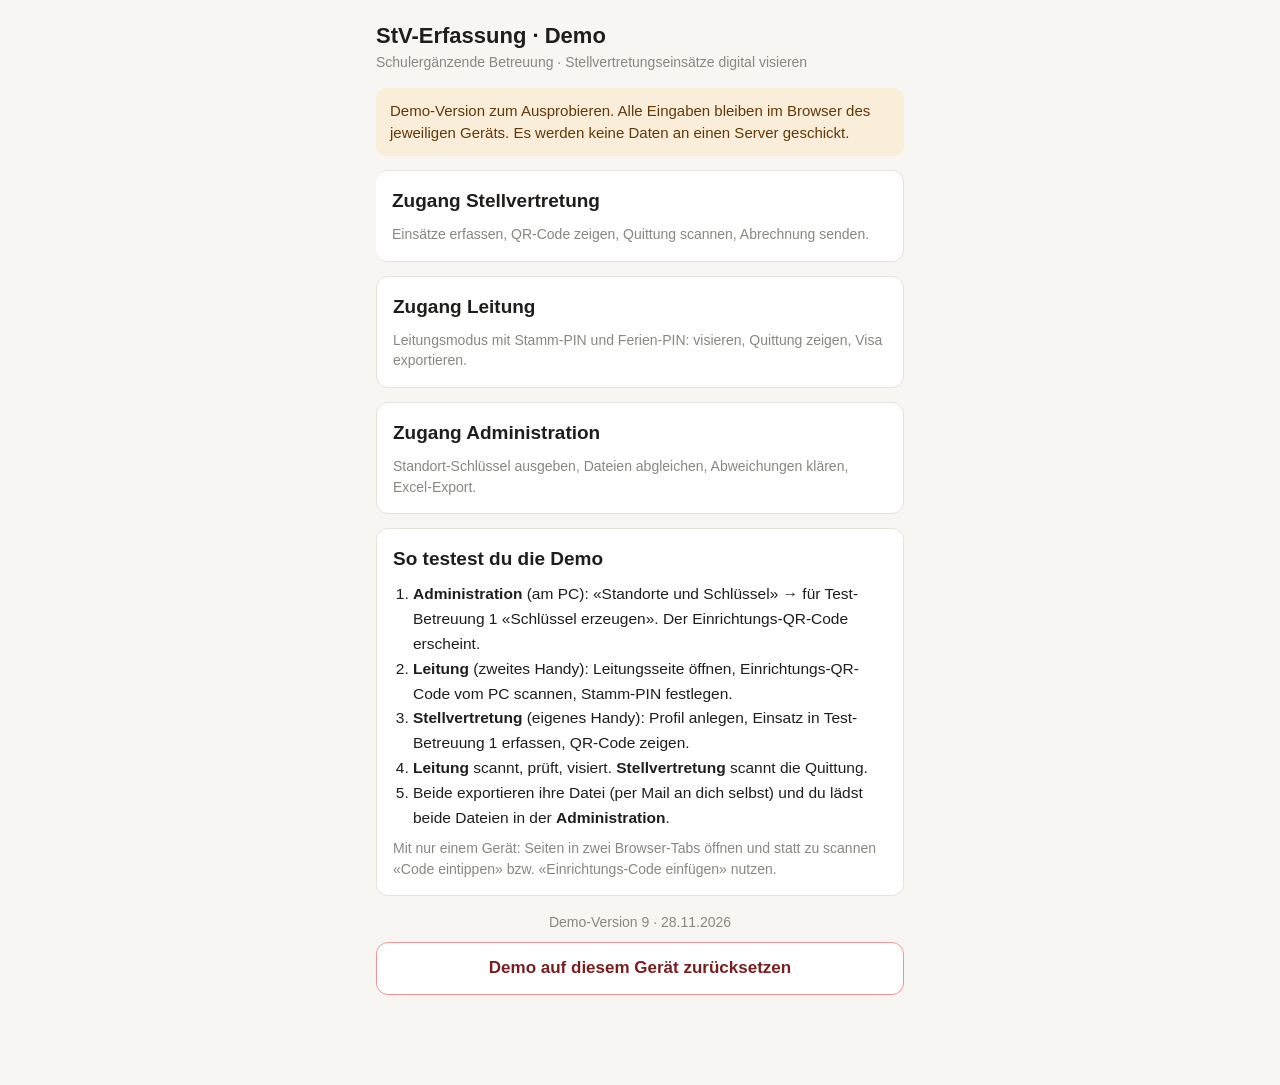
<file: index.html>
<!DOCTYPE html>
<html lang="de-CH"><head><meta charset="utf-8"><meta http-equiv="Content-Security-Policy" content="default-src 'self'; script-src 'self'; style-src 'self' 'unsafe-inline'; img-src 'self' data: blob:; media-src 'self' blob:; connect-src 'none'; object-src 'none'; base-uri 'none'; form-action 'none'"><meta name="viewport" content="width=device-width,initial-scale=1">
<title>StV-Erfassung · Demo</title><link rel="icon" href="data:,"><link rel="stylesheet" href="shared.css?v=9"></head>
<body><div class="wrap">
<header class="top"><div><h1>StV-Erfassung · Demo</h1><div class="sub">Schulergänzende Betreuung · Stellvertretungseinsätze digital visieren</div></div></header>
<div class="info">Demo-Version zum Ausprobieren. Alle Eingaben bleiben im Browser des jeweiligen Geräts. Es werden keine Daten an einen Server geschickt.</div>
<a class="card" href="stv.html" style="display:block;text-decoration:none;color:inherit;border-left:0">
  <h2>Zugang Stellvertretung</h2><p class="sub">Einsätze erfassen, QR-Code zeigen, Quittung scannen, Abrechnung senden.</p></a>
<a class="card" href="leitung.html" style="display:block;text-decoration:none;color:inherit">
  <h2>Zugang Leitung</h2><p class="sub">Leitungsmodus mit Stamm-PIN und Ferien-PIN: visieren, Quittung zeigen, Visa exportieren.</p></a>
<a class="card" href="admin.html" style="display:block;text-decoration:none;color:inherit">
  <h2>Zugang Administration</h2><p class="sub">Standort-Schlüssel ausgeben, Dateien abgleichen, Abweichungen klären, Excel-Export.</p></a>
<div class="card"><h2>So testest du die Demo</h2>
<ol style="margin-left:20px;font-size:15.5px;line-height:1.6">
<li><b>Administration</b> (am PC): «Standorte und Schlüssel» → für Test-Betreuung 1 «Schlüssel erzeugen». Der Einrichtungs-QR-Code erscheint.</li>
<li><b>Leitung</b> (zweites Handy): Leitungsseite öffnen, Einrichtungs-QR-Code vom PC scannen, Stamm-PIN festlegen.</li>
<li><b>Stellvertretung</b> (eigenes Handy): Profil anlegen, Einsatz in Test-Betreuung 1 erfassen, QR-Code zeigen.</li>
<li><b>Leitung</b> scannt, prüft, visiert. <b>Stellvertretung</b> scannt die Quittung.</li>
<li>Beide exportieren ihre Datei (per Mail an dich selbst) und du lädst beide Dateien in der <b>Administration</b>.</li>
</ol>
<p class="note">Mit nur einem Gerät: Seiten in zwei Browser-Tabs öffnen und statt zu scannen «Code eintippen» bzw. «Einrichtungs-Code einfügen» nutzen.</p></div>
<p class="note center" style="margin-top:16px">Demo-Version 9 · 28.11.2026</p>
<button class="danger" id="rs">Demo auf diesem Gerät zurücksetzen</button>
</div>
<script src="index.js?v=9"></script></body></html>
</file>
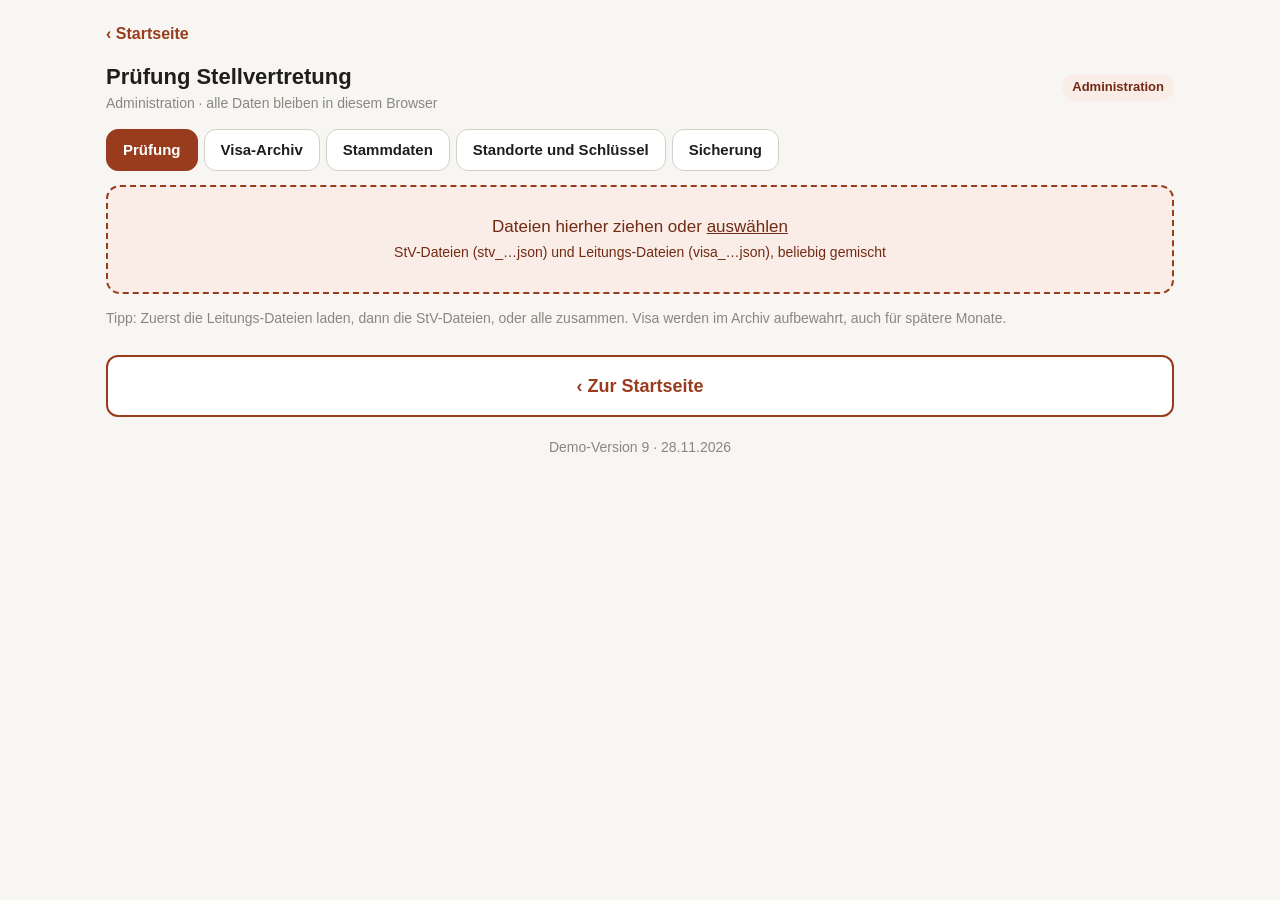
<file: admin.html>
<!DOCTYPE html>
<html lang="de-CH"><head>
<meta charset="utf-8"><meta http-equiv="Content-Security-Policy" content="default-src 'self'; script-src 'self'; style-src 'self' 'unsafe-inline'; img-src 'self' data: blob:; media-src 'self' blob:; connect-src 'none'; object-src 'none'; base-uri 'none'; form-action 'none'"><meta name="viewport" content="width=device-width,initial-scale=1">
<title>StV-Prüfung · Administration</title>
<link rel="icon" href="data:,"><link rel="stylesheet" href="shared.css?v=9">
<script src="qrlib.js?v=9"></script><script src="shared.js?v=9"></script>
</head><body class="adm"><div class="wrap" id="app"></div><div class="note center" style="margin:-70px 0 30px">Demo-Version 9 · 28.11.2026</div>
<script src="admin.js?v=9"></script></body></html>
</file>
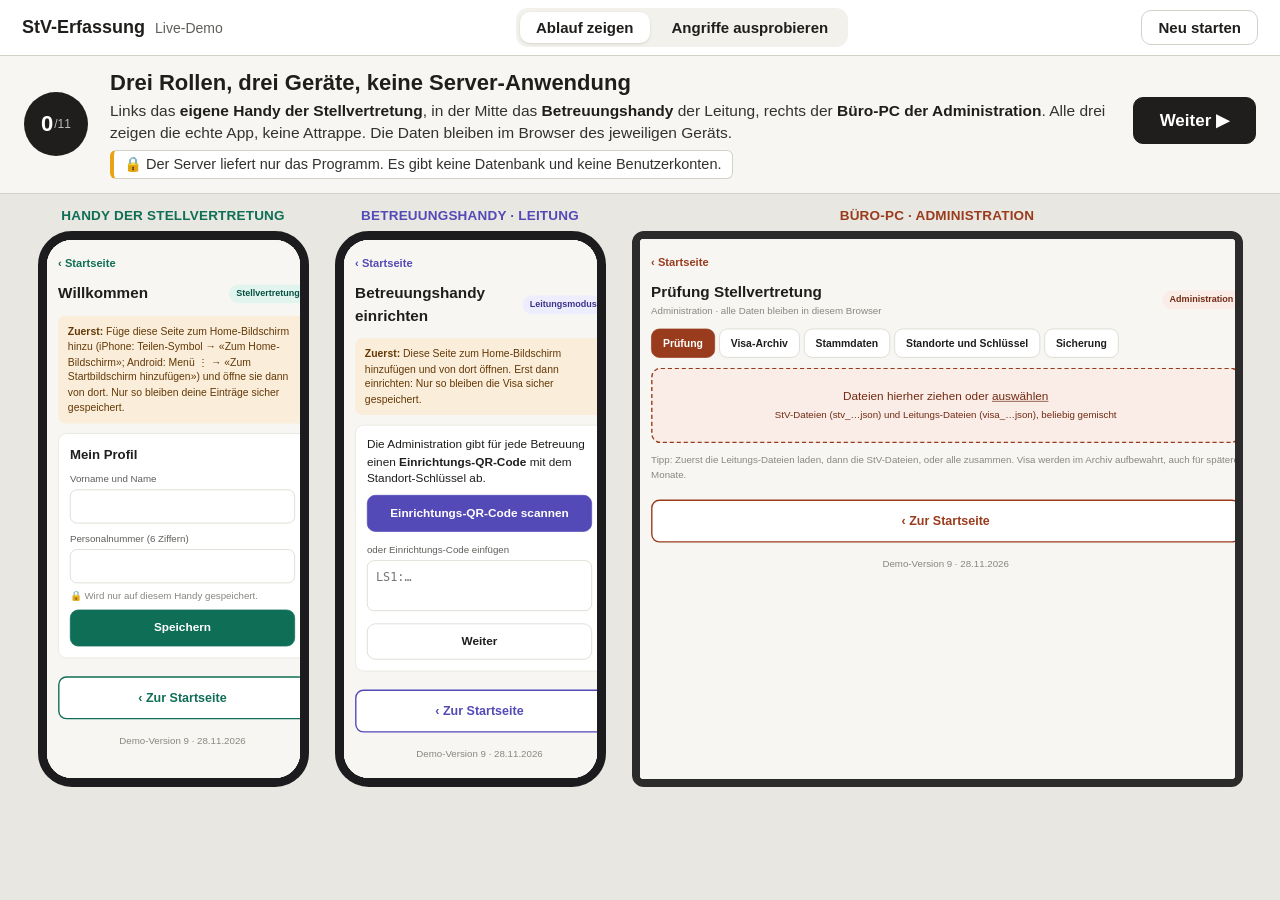
<file: buehne.html>
<!DOCTYPE html>
<html lang="de-CH"><head>
<meta charset="utf-8"><meta http-equiv="Content-Security-Policy" content="default-src 'self'; script-src 'self'; style-src 'self' 'unsafe-inline'; img-src 'self' data: blob:; connect-src 'none'; object-src 'none'; base-uri 'none'; form-action 'none'">
<meta name="viewport" content="width=device-width,initial-scale=1">
<title>StV-Erfassung · Live-Demo</title>
<link rel="icon" href="data:,"><link rel="stylesheet" href="buehne.css?v=9">
<script src="qrlib.js?v=9"></script><script src="shared.js?v=9"></script><script src="jsQR.js?v=9"></script>
</head><body>
<header class="bar">
  <div class="brand"><b>StV-Erfassung</b><span>Live-Demo</span></div>
  <div class="modes"><button data-m="ablauf" class="on">Ablauf zeigen</button><button data-m="angriffe">Angriffe ausprobieren</button></div>
  <div class="ctl"><button id="restart" class="ghost">Neu starten</button></div>
</header>
<section class="story" id="story">
  <div class="stepno" id="stepno"></div>
  <div class="txt"><h1 id="st-title"></h1><div id="st-text"></div></div>
  <div class="go"><button id="next" class="pri">Weiter ▶</button><div class="files" id="files"></div></div>
</section>
<main class="stage" id="stage">
  <div class="dev" id="d-stv"><div class="lab">Handy der Stellvertretung</div><div class="phone"><iframe id="f-stv" title="Stellvertretung"></iframe></div></div>
  <div class="dev" id="d-lei"><div class="lab">Betreuungshandy · Leitung</div><div class="phone"><iframe id="f-lei" title="Leitung"></iframe></div></div>
  <div class="atk hidden" id="atk"></div>
  <div class="dev" id="d-adm"><div class="lab">Büro-PC · Administration</div><div class="pc"><iframe id="f-adm" title="Administration"></iframe></div></div>
</main>
<div class="toasts" id="toasts"></div>
<script src="buehne.js?v=9"></script>
</body></html>
</file>
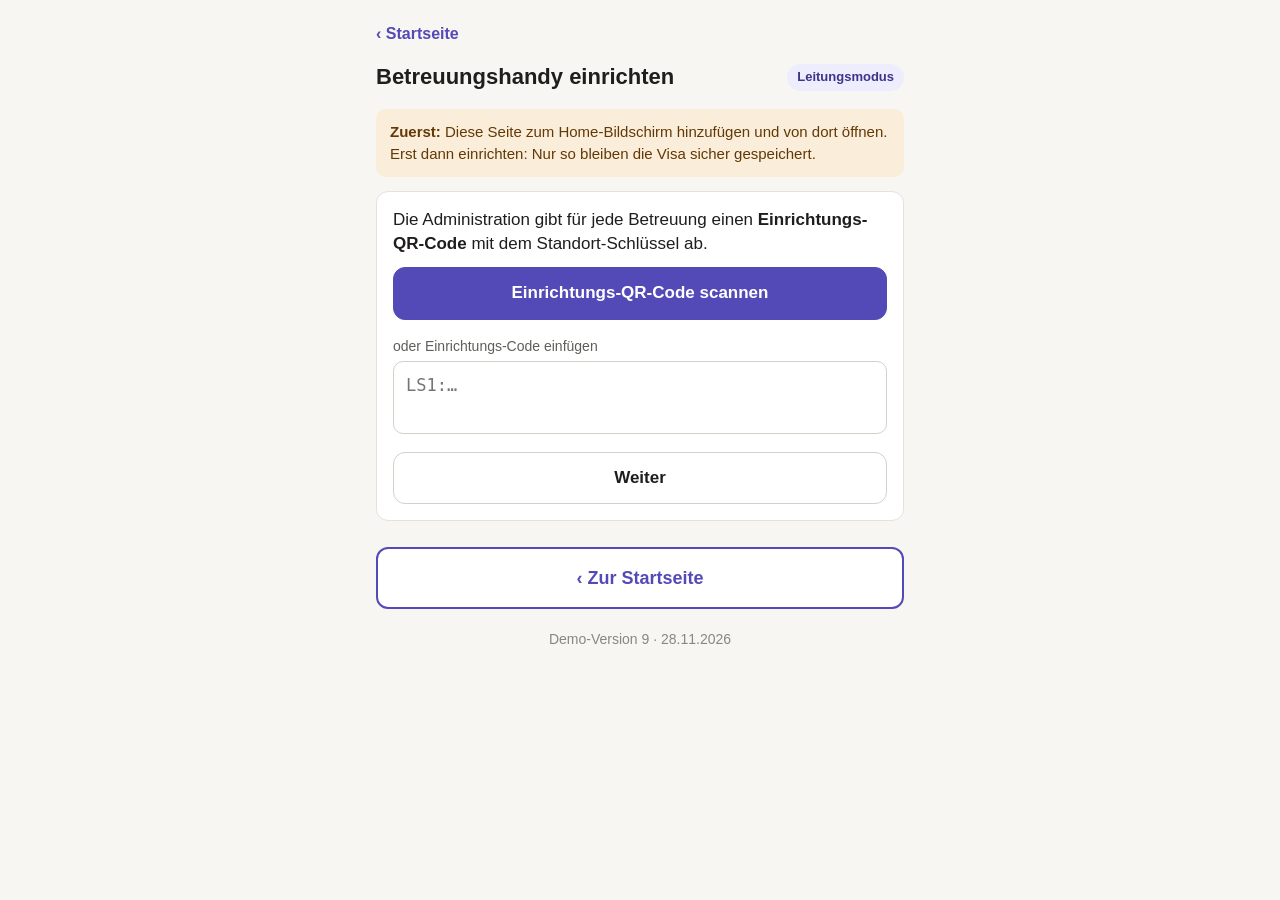
<file: leitung.html>
<!DOCTYPE html>
<html lang="de-CH"><head>
<meta charset="utf-8"><meta http-equiv="Content-Security-Policy" content="default-src 'self'; script-src 'self'; style-src 'self' 'unsafe-inline'; img-src 'self' data: blob:; media-src 'self' blob:; connect-src 'none'; object-src 'none'; base-uri 'none'; form-action 'none'"><meta name="viewport" content="width=device-width,initial-scale=1,viewport-fit=cover">
<meta name="apple-mobile-web-app-capable" content="yes"><meta name="mobile-web-app-capable" content="yes">
<meta name="apple-mobile-web-app-title" content="StV-Visum"><meta name="theme-color" content="#534AB7">
<title>StV-Visum · Leitung</title>
<link rel="icon" href="data:,"><link rel="stylesheet" href="shared.css?v=9">
<script src="qrlib.js?v=9"></script><script src="shared.js?v=9"></script>
</head><body class="lei"><div class="wrap" id="app"></div><div class="note center" style="margin:-70px 0 30px">Demo-Version 9 · 28.11.2026</div>
<script src="leitung.js?v=9"></script></body></html>
</file>
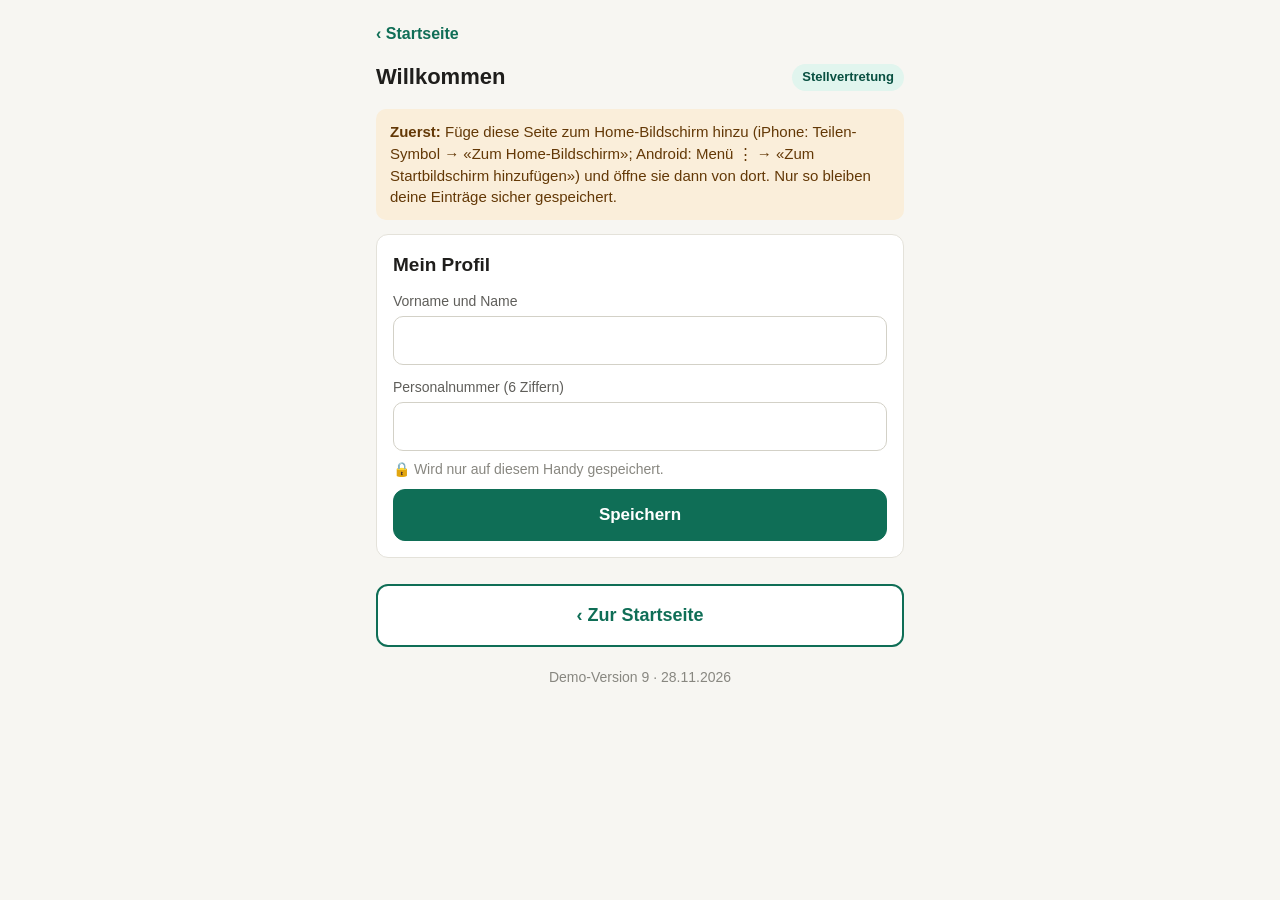
<file: stv.html>
<!DOCTYPE html>
<html lang="de-CH"><head>
<meta charset="utf-8"><meta http-equiv="Content-Security-Policy" content="default-src 'self'; script-src 'self'; style-src 'self' 'unsafe-inline'; img-src 'self' data: blob:; media-src 'self' blob:; connect-src 'none'; object-src 'none'; base-uri 'none'; form-action 'none'"><meta name="viewport" content="width=device-width,initial-scale=1,viewport-fit=cover">
<meta name="apple-mobile-web-app-capable" content="yes"><meta name="mobile-web-app-capable" content="yes">
<meta name="apple-mobile-web-app-title" content="StV-Einsätze"><meta name="theme-color" content="#0F6E56">
<title>StV-Einsätze</title>
<link rel="icon" href="data:,"><link rel="stylesheet" href="shared.css?v=9">
<script src="qrlib.js?v=9"></script><script src="shared.js?v=9"></script>
</head><body class="stv"><div class="wrap" id="app"></div><div class="note center" style="margin:-70px 0 30px">Demo-Version 9 · 28.11.2026</div>
<script src="stv.js?v=9"></script></body></html>
</file>
<file: shared.css>
*{box-sizing:border-box;margin:0;padding:0}
:root{--bg:#F7F6F2;--card:#fff;--line:#E4E2DA;--line2:#D3D1C7;--tx:#1F1E1C;--tx2:#5F5E5A;--tx3:#888780;
--acc:#0F6E56;--acc-bg:#E1F5EE;--acc-tx:#085041;
--ok-bg:#EAF3DE;--ok:#27500A;--warn-bg:#FAEEDA;--warn:#633806;--err-bg:#FCEBEB;--err:#791F1F;--gray-bg:#ECEAE3;--gray:#444441;
--r:12px;font-family:-apple-system,BlinkMacSystemFont,"Segoe UI",Inter,Roboto,sans-serif}
body.lei{--acc:#534AB7;--acc-bg:#EEEDFE;--acc-tx:#3C3489}
body.adm{--acc:#993C1D;--acc-bg:#FAECE7;--acc-tx:#712B13}
html,body{background:var(--bg);color:var(--tx);font-size:17px;line-height:1.45}
body{min-height:100vh;-webkit-tap-highlight-color:transparent}
.wrap{max-width:560px;margin:0 auto;padding:16px 16px 90px}
body.adm .wrap{max-width:1100px}
header.top{display:flex;align-items:center;justify-content:space-between;gap:10px;margin:4px 0 16px}
header.top h1{font-size:22px;font-weight:650}
.role{display:inline-block;font-size:13px;font-weight:600;padding:4px 10px;border-radius:20px;background:var(--acc-bg);color:var(--acc-tx)}
.sub{font-size:14px;color:var(--tx3)}
.card{background:var(--card);border:1px solid var(--line);border-radius:var(--r);padding:16px;margin-bottom:14px}
h2{font-size:19px;font-weight:650;margin-bottom:10px}
h3{font-size:16px;font-weight:650;margin:14px 0 6px}
label.l{display:block;font-size:14px;color:var(--tx2);margin:12px 0 5px}
input,select,textarea{width:100%;font:inherit;font-size:17px;padding:11px 12px;border:1.5px solid var(--line2);border-radius:10px;background:#fff;color:var(--tx)}
input:focus,select:focus{outline:none;border-color:var(--acc)}
.row2{display:flex;gap:10px}.row2>*{flex:1;min-width:0}
.chips{display:flex;flex-wrap:wrap;gap:8px}
.chip{border:1.5px solid var(--line2);border-radius:10px;padding:8px 13px;font-size:16px;background:#fff;cursor:pointer;user-select:none}
.chip.on{background:var(--acc-bg);border-color:var(--acc);color:var(--acc-tx);font-weight:600}
button,.btn{display:block;width:100%;font:inherit;font-size:17px;font-weight:600;padding:13px;border-radius:12px;border:1.5px solid var(--line2);background:#fff;color:var(--tx);cursor:pointer;text-align:center;margin-top:10px;text-decoration:none}
button.pri,.btn.pri{background:var(--acc);border-color:var(--acc);color:#fff}
button.dark{background:var(--tx);border-color:var(--tx);color:#fff}
button.danger{color:var(--err);border-color:#F09595}
button.small{display:inline-block;width:auto;font-size:14px;padding:7px 12px;margin:0}
button:disabled{opacity:.45}
.btnrow{display:flex;gap:10px}.btnrow>button{flex:1}
.list .it{border-top:1px solid var(--line);padding:11px 0;display:flex;justify-content:space-between;gap:10px;align-items:center;cursor:pointer}
.list .it:first-child{border-top:none}
.it .m{font-size:13.5px;color:var(--tx3)}
.bd{display:inline-block;font-size:12.5px;font-weight:650;padding:3px 9px;border-radius:8px;white-space:nowrap}
.b-ok{background:var(--ok-bg);color:var(--ok)}.b-warn{background:var(--warn-bg);color:var(--warn)}.b-err{background:var(--err-bg);color:var(--err)}.b-gray{background:var(--gray-bg);color:var(--gray)}.b-acc{background:var(--acc-bg);color:var(--acc-tx)}
.note{font-size:14px;color:var(--tx3);margin-top:8px}
.info{background:var(--warn-bg);color:var(--warn);border-radius:10px;padding:12px 14px;font-size:15px;margin-bottom:14px}
.ok-box{background:var(--ok-bg);color:var(--ok);border-radius:10px;padding:12px 14px;font-size:15px;margin-bottom:14px}
.err{color:var(--err);font-size:14px;margin-top:6px;min-height:0}
.mono{font-family:ui-monospace,"SF Mono",Menlo,Consolas,monospace}
.code{font-family:ui-monospace,"SF Mono",Menlo,Consolas,monospace;font-size:24px;font-weight:700;letter-spacing:2px;text-align:center}
.qrbox{display:flex;justify-content:center;margin:8px 0}
.qrbox svg{width:min(78vw,300px);height:auto;background:#fff}
.center{text-align:center}
.kv{display:grid;grid-template-columns:auto 1fr;gap:6px 14px;font-size:16px}
.kv div:nth-child(odd){color:var(--tx3)}
.hidden{display:none!important}
.toast{position:fixed;left:50%;bottom:24px;transform:translateX(-50%);background:var(--tx);color:#fff;padding:11px 18px;border-radius:12px;font-size:15px;z-index:99;max-width:90vw;text-align:center}
.ov{position:fixed;inset:0;background:rgba(0,0,0,.55);z-index:50;display:flex;align-items:flex-end;justify-content:center}
.ov .sheet{background:var(--bg);width:100%;max-width:560px;max-height:92vh;overflow:auto;border-radius:18px 18px 0 0;padding:18px 16px 28px}
@media(min-width:700px){.ov{align-items:center}.ov .sheet{border-radius:18px}}
.scan{position:fixed;inset:0;background:#111;z-index:60;display:flex;flex-direction:column;align-items:center;justify-content:center;color:#fff;padding:20px;gap:14px}
.scan video{width:min(92vw,460px);max-height:60vh;border-radius:14px;background:#000;object-fit:cover}
.scan .frame{position:relative}
.scan .frame::after{content:"";position:absolute;inset:14%;border:4px solid #EF9F27;border-radius:14px}
.scan button{max-width:460px}
.pinpad{display:grid;grid-template-columns:repeat(3,1fr);gap:10px;max-width:320px;margin:14px auto 0}
.pinpad button{margin:0;font-size:24px;padding:16px 0}
.pindots{display:flex;justify-content:center;gap:14px;margin:16px 0 4px}
.pindots i{width:16px;height:16px;border-radius:50%;border:2px solid var(--acc);display:block}
.pindots i.f{background:var(--acc)}
table{width:100%;border-collapse:collapse;font-size:15px}
th{text-align:left;color:var(--tx3);font-weight:500;font-size:13.5px;padding:7px 8px;border-bottom:1.5px solid var(--line)}
td{padding:8px;border-bottom:1px solid var(--line);vertical-align:top}
tr.sel{background:#FAEEDA55}
.drop{display:block;margin-bottom:4px;border:2.5px dashed var(--acc);background:var(--acc-bg);color:var(--acc-tx);border-radius:14px;padding:28px;text-align:center;cursor:pointer}
.tabs{display:flex;gap:6px;margin-bottom:14px;flex-wrap:wrap}
.tabs button{width:auto;margin:0;padding:9px 16px;font-size:15px}
.tabs button.on{background:var(--acc);color:#fff;border-color:var(--acc)}
.demo{font-size:13px;background:#ECEAE3;color:#444441;border-radius:8px;padding:8px 10px;margin-bottom:12px}
.back{display:inline-flex;align-items:center;gap:4px;width:auto;margin:0 0 6px;padding:6px 0;border:none;background:none;color:var(--acc);font-size:16px;font-weight:600;text-decoration:none;cursor:pointer}
.backbig{margin-top:26px!important;padding:16px!important;font-size:18px!important;border:2px solid var(--acc)!important;color:var(--acc)!important;background:#fff!important}
/* iPhone: Datums-/Zeitfelder nicht breiter als ihr Platz */
input[type=date],input[type=time]{-webkit-appearance:none;appearance:none;display:block;min-width:0;max-width:100%;min-height:48px;text-align:left}
input[type=date]::-webkit-date-and-time-value,input[type=time]::-webkit-date-and-time-value{text-align:left}
.row2>div{min-width:0;flex:1 1 0}
.btngroup{display:flex;flex-wrap:wrap;gap:10px;margin-top:8px}
.btngroup>button,.btngroup>label,.btngroup>a{margin:0!important}
.timepick{display:inline-flex;gap:4px;align-items:center}.timepick select{flex:none;width:66px;padding:10px 6px;text-align:center}.times{display:flex;flex-wrap:nowrap;gap:0 18px}.times>div{flex:none}.timepick span{font-weight:650}
.srow{display:flex;justify-content:space-between;align-items:center;gap:12px;flex-wrap:wrap;border-top:1px solid var(--line);padding:12px 0}
.scrollx{overflow-x:auto;-webkit-overflow-scrolling:touch}.scrollx table{min-width:640px}
@media(max-width:380px){.times{gap:0 10px}.timepick select{width:56px;padding:10px 2px}}
@media(max-width:340px){.timepick{gap:2px}.timepick select{width:50px;font-size:16px}}

.bd.wrap{max-width:100%;white-space:normal}
</file>
<file: buehne.css>
*{box-sizing:border-box;margin:0;padding:0}
:root{--bg:#E9E7E1;--ink:#1F1E1C;--ink2:#5F5E5A;--line:#D3D1C7;--stv:#0F6E56;--lei:#534AB7;--adm:#993C1D;--hl:#E8A317;--ok:#27500A;--okbg:#EAF3DE;--err:#791F1F;--errbg:#FCEBEB;--warnbg:#FAEEDA;--warn:#633806;
font-family:-apple-system,BlinkMacSystemFont,"Segoe UI",Inter,Roboto,sans-serif}
html,body{height:100%;background:var(--bg);color:var(--ink);overflow:hidden}
button{font:inherit;cursor:pointer;border:1.5px solid var(--line);background:#fff;color:var(--ink);border-radius:10px;padding:8px 16px;font-size:15px;font-weight:600}
button:disabled{opacity:.45;cursor:default}
button.pri{background:var(--ink);color:#fff;border-color:var(--ink);font-size:17px;padding:12px 26px}
button.ghost{background:transparent}
.bar{height:56px;display:flex;align-items:center;justify-content:space-between;padding:0 22px;background:#fff;border-bottom:1px solid var(--line)}
.brand b{font-size:18px;margin-right:10px}.brand span{font-size:14px;color:var(--ink2)}
.modes{display:flex;gap:6px;background:#F2F1EC;padding:4px;border-radius:12px}
.modes button{border:none;background:transparent;padding:7px 16px}
.modes button.on{background:#fff;box-shadow:0 1px 3px rgba(0,0,0,.12)}
.story{display:flex;gap:22px;align-items:center;padding:14px 24px;min-height:116px;background:#F7F6F2;border-bottom:1px solid var(--line)}
.stepno{flex:none;width:64px;height:64px;border-radius:50%;background:var(--ink);color:#fff;display:flex;align-items:center;justify-content:center;font-size:22px;font-weight:700}
.stepno small{font-size:12px;font-weight:500;opacity:.7;margin-left:1px}
.txt{flex:1;min-width:0}
.txt h1{font-size:22px;font-weight:700;margin-bottom:4px}
#st-text{font-size:15.5px;line-height:1.45;color:#33322F}
#st-text b{color:var(--ink)}
#st-text .sec{display:inline-block;margin-top:5px;background:#fff;border:1px solid var(--line);border-left:4px solid var(--hl);border-radius:6px;padding:3px 10px;font-size:14.5px}
.go{flex:none;display:flex;flex-direction:column;align-items:flex-end;gap:8px}
.files{display:flex;gap:6px;flex-wrap:wrap;justify-content:flex-end;max-width:360px}
.files button{font-size:12.5px;padding:4px 10px;font-weight:600;font-family:ui-monospace,Menlo,monospace}
.stage{display:flex;justify-content:center;align-items:flex-start;gap:var(--gap,26px);padding:14px 20px}
.dev{display:flex;flex-direction:column;align-items:center;gap:8px}
.lab{font-size:13.5px;font-weight:700;letter-spacing:.2px;color:var(--ink2);text-transform:uppercase}
#d-stv .lab{color:var(--stv)}#d-lei .lab{color:var(--lei)}#d-adm .lab{color:var(--adm)}
.phone,.pc{position:relative;overflow:hidden;background:#fff;transition:box-shadow .25s}
.phone{border:9px solid #1C1C1E;border-radius:34px}
.pc{border:8px solid #2B2B2B;border-radius:12px}
.phone iframe,.pc iframe{border:0;transform-origin:0 0;position:absolute;left:0;top:0;background:#F7F6F2}
.dev.active .phone,.dev.active .pc{box-shadow:0 0 0 4px var(--hl),0 10px 30px rgba(0,0,0,.18)}
.dev.active .lab::after{content:" ●";color:var(--hl)}
.flash{position:absolute;inset:0;background:rgba(232,163,23,.35);pointer-events:none;animation:fl .7s ease-out forwards}
@keyframes fl{from{opacity:1}to{opacity:0}}
.hidden{display:none!important}
.atk{background:#fff;border:1px solid var(--line);border-radius:14px;padding:18px 20px;overflow:auto}
.atk h2{font-size:20px;margin-bottom:4px}
.atk .lead{font-size:14.5px;color:var(--ink2);margin-bottom:14px}
.card{border:1px solid var(--line);border-radius:10px;padding:12px 14px;margin-bottom:10px}
.card .hd{display:flex;justify-content:space-between;align-items:center;gap:12px}
.card h3{font-size:16px}
.card p{font-size:14px;color:var(--ink2);margin-top:3px}
.card button{flex:none;font-size:14px;padding:6px 14px}
.res{margin-top:8px;font-size:14px;border-radius:8px;padding:7px 10px;line-height:1.4}
.res.ok{background:var(--okbg);color:var(--ok)}.res.bad{background:var(--errbg);color:var(--err)}.res.info{background:var(--warnbg);color:var(--warn)}
.own textarea{width:100%;height:170px;font:12.5px/1.35 ui-monospace,Menlo,monospace;border:1.5px solid var(--line);border-radius:8px;padding:8px;margin-top:6px;resize:vertical}
.own .two{display:grid;grid-template-columns:1fr 1fr;gap:12px}
.own label{font-size:13px;font-weight:700;color:var(--ink2)}
.own .btns{display:flex;gap:8px;margin-top:10px}
.toasts{position:fixed;left:50%;bottom:22px;transform:translateX(-50%);display:flex;flex-direction:column;gap:8px;align-items:center;z-index:20}
.toast{background:#1F1E1C;color:#fff;padding:10px 18px;border-radius:10px;font-size:15px;max-width:640px;box-shadow:0 6px 20px rgba(0,0,0,.25)}
.ov{position:fixed;inset:0;background:rgba(20,20,20,.45);display:flex;align-items:center;justify-content:center;z-index:30}
.modal{background:#fff;border-radius:14px;padding:20px 22px;max-width:min(1000px,92vw);max-height:86vh;overflow:auto}
.modal h2{font-size:19px;margin-bottom:10px}
.modal pre{font:12.5px/1.4 ui-monospace,Menlo,monospace;background:#F7F6F2;padding:12px;border-radius:8px;white-space:pre-wrap;word-break:break-all}
.modal table{border-collapse:collapse;font-size:13.5px}
.modal td,.modal th{border-bottom:1px solid var(--line);padding:5px 8px;text-align:left;white-space:nowrap}
.modal th{color:var(--ink2);font-weight:600}
.modal .close{margin-top:14px}
.dev.off{position:absolute;left:-5000px;top:0}
</file>
